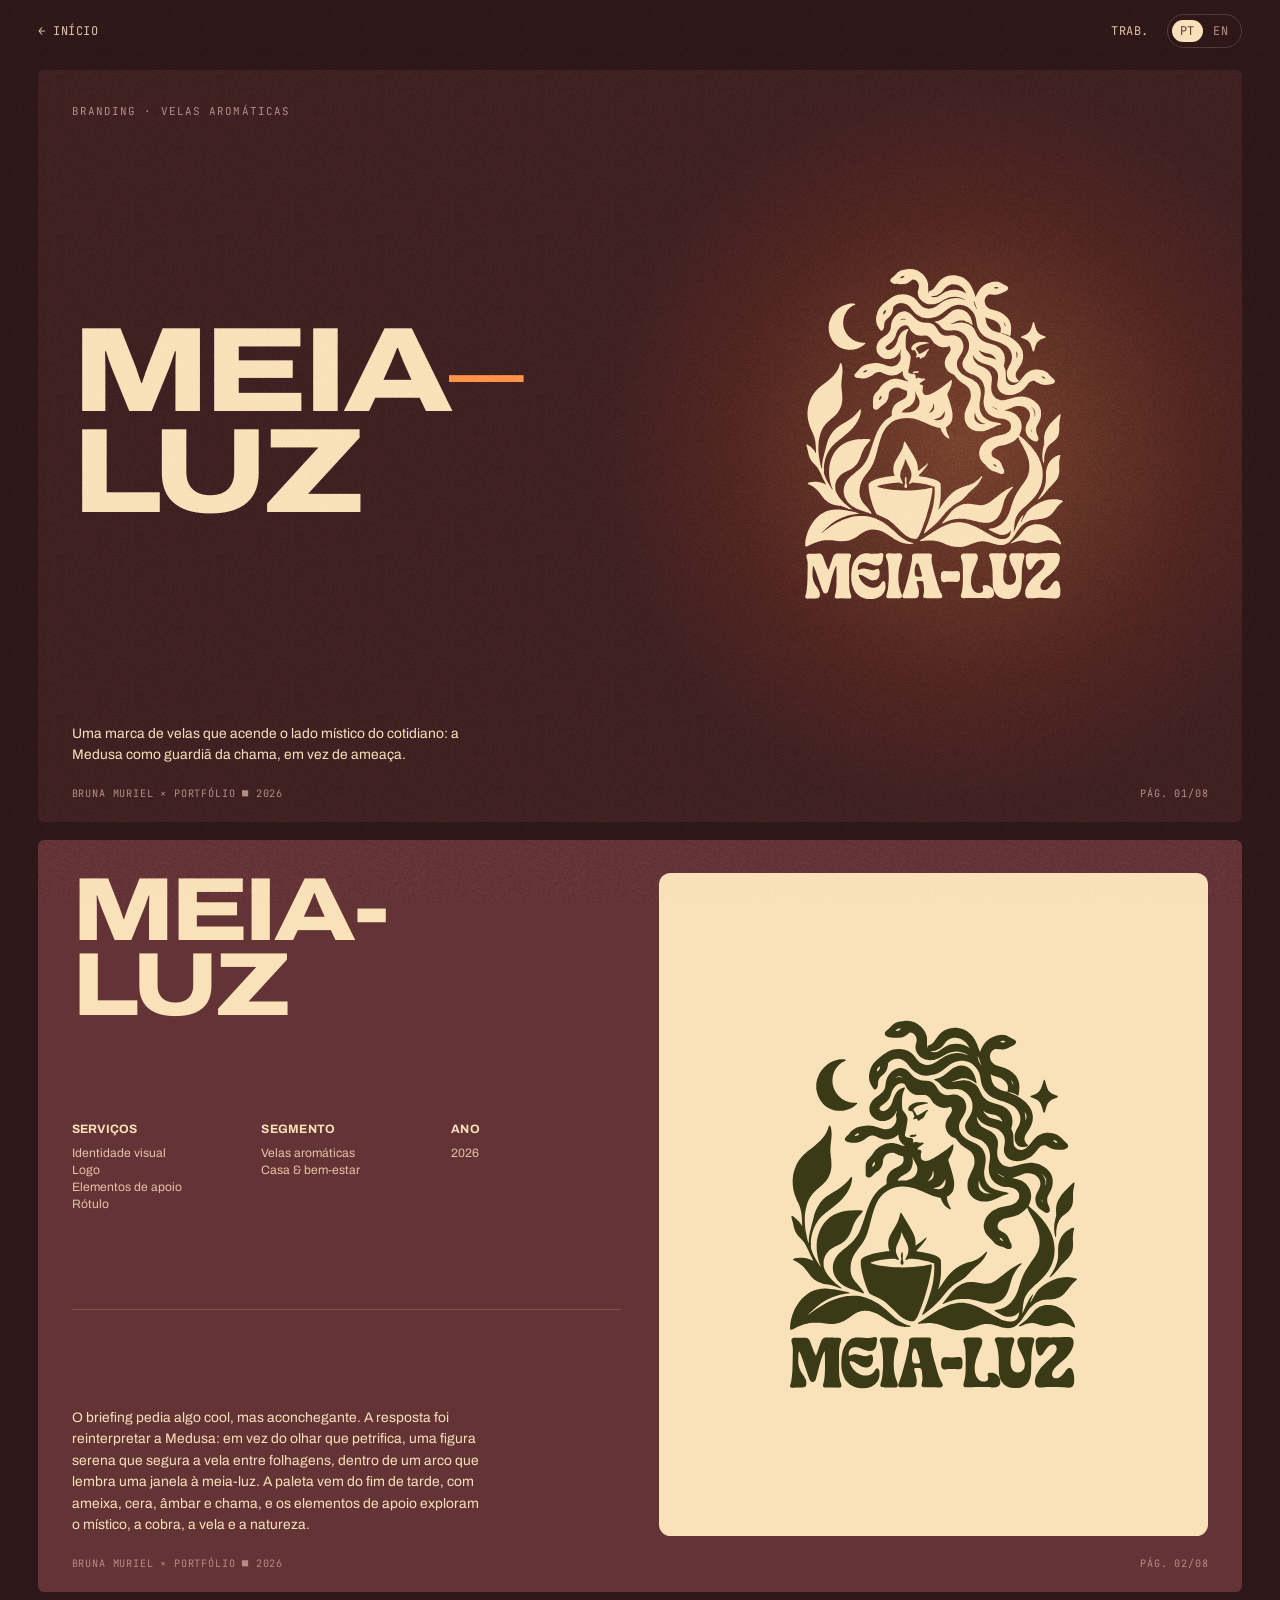
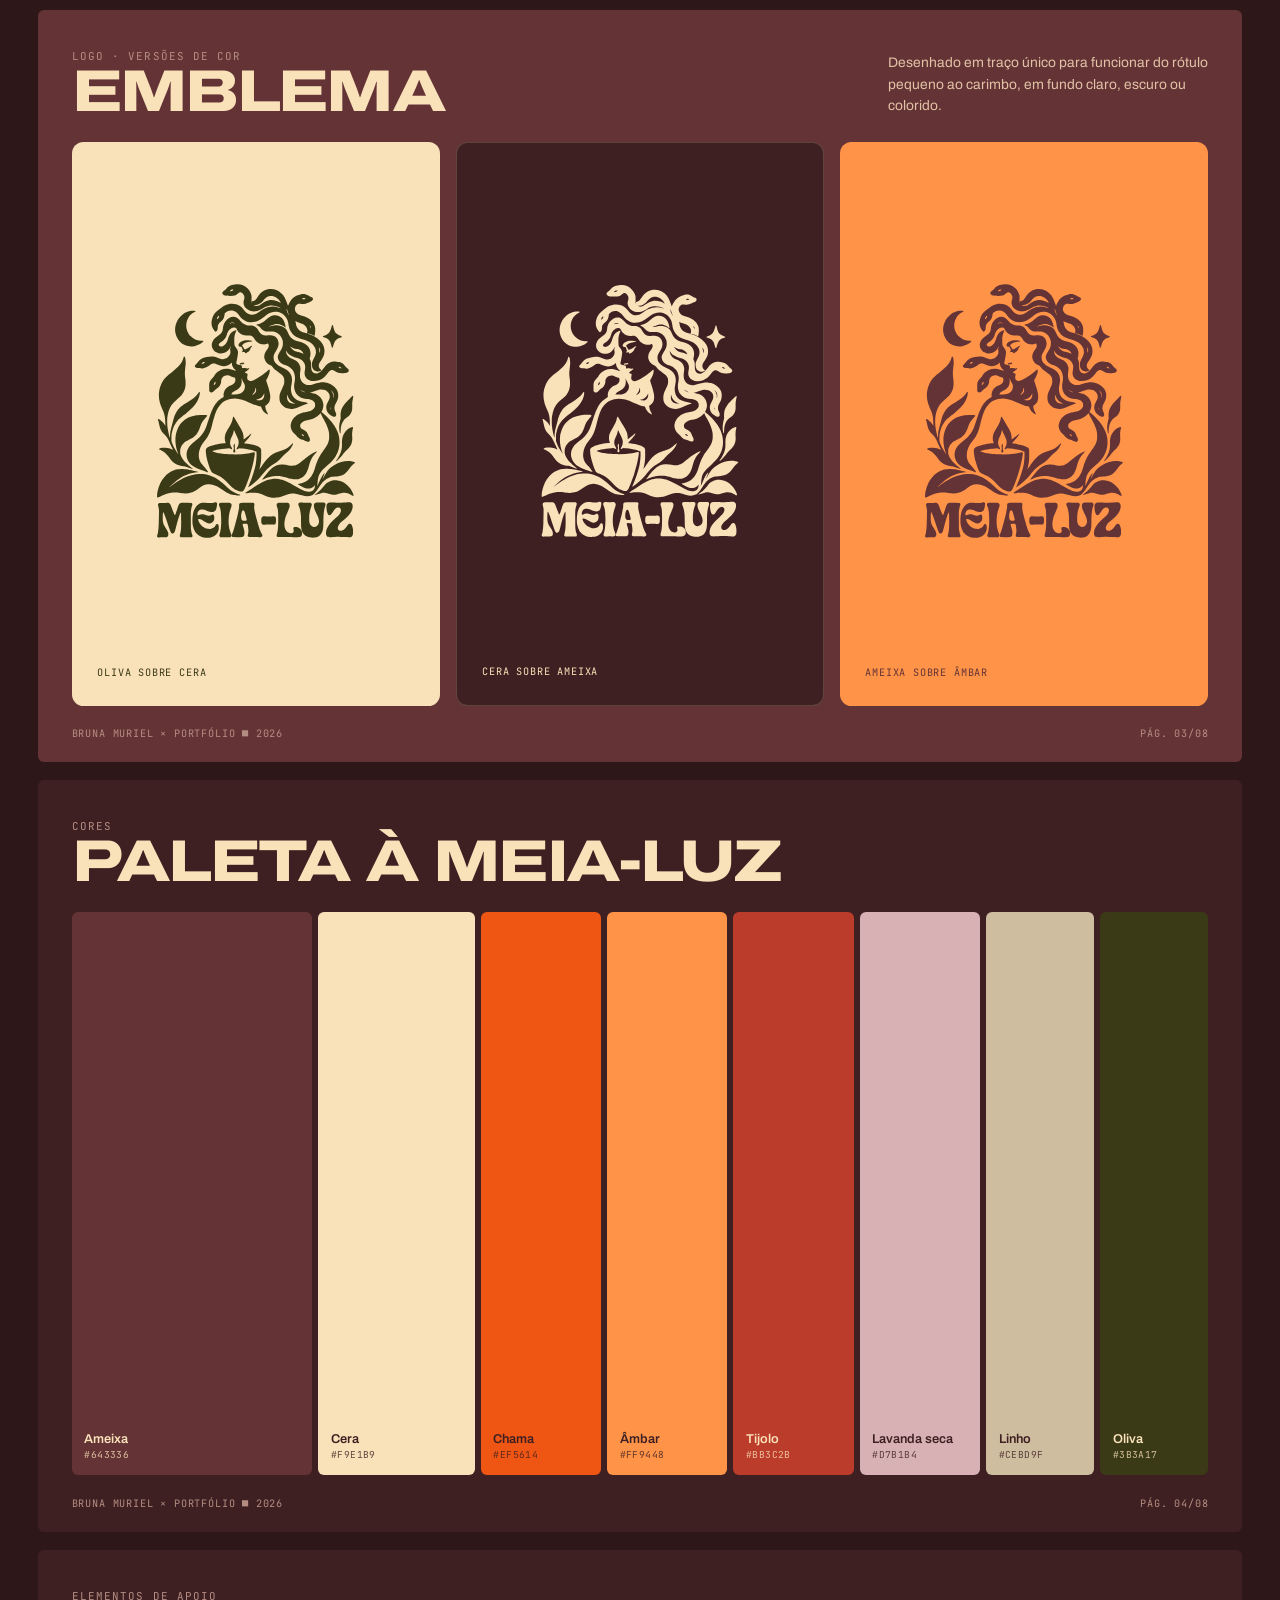
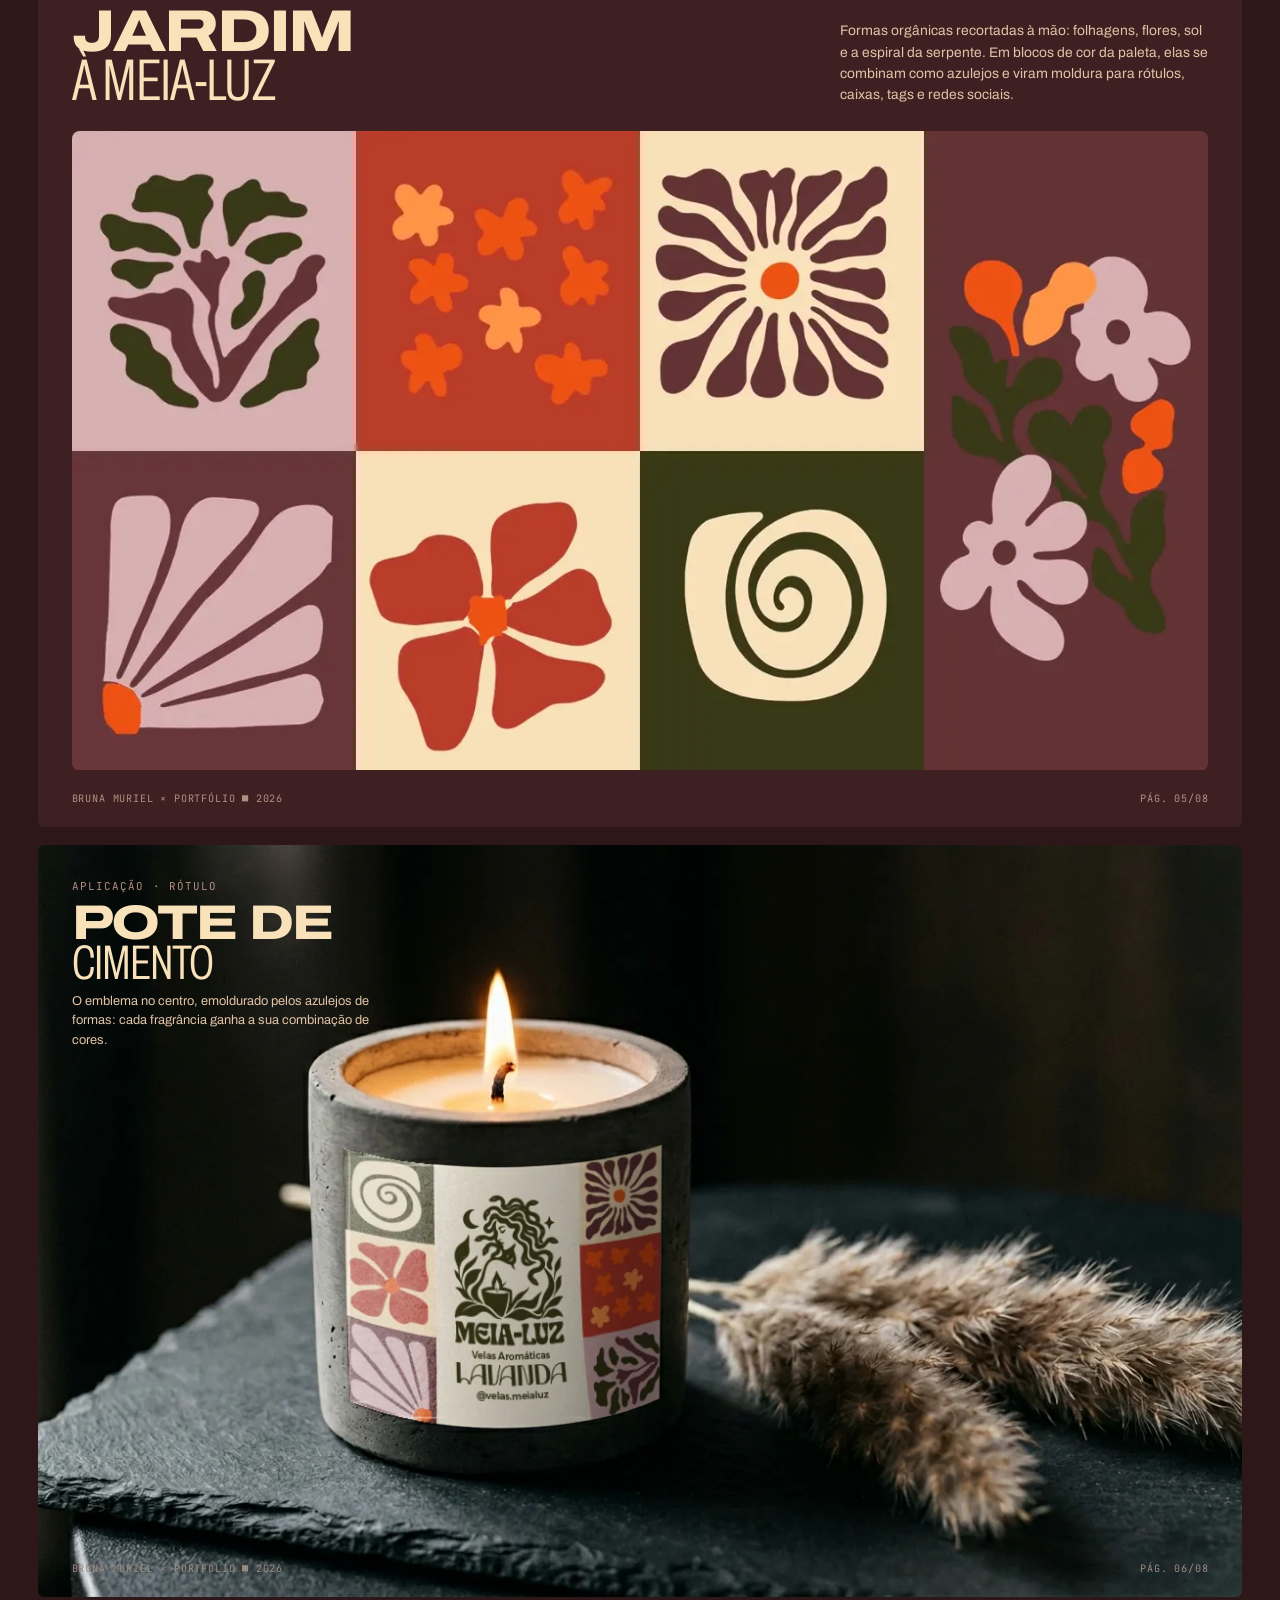
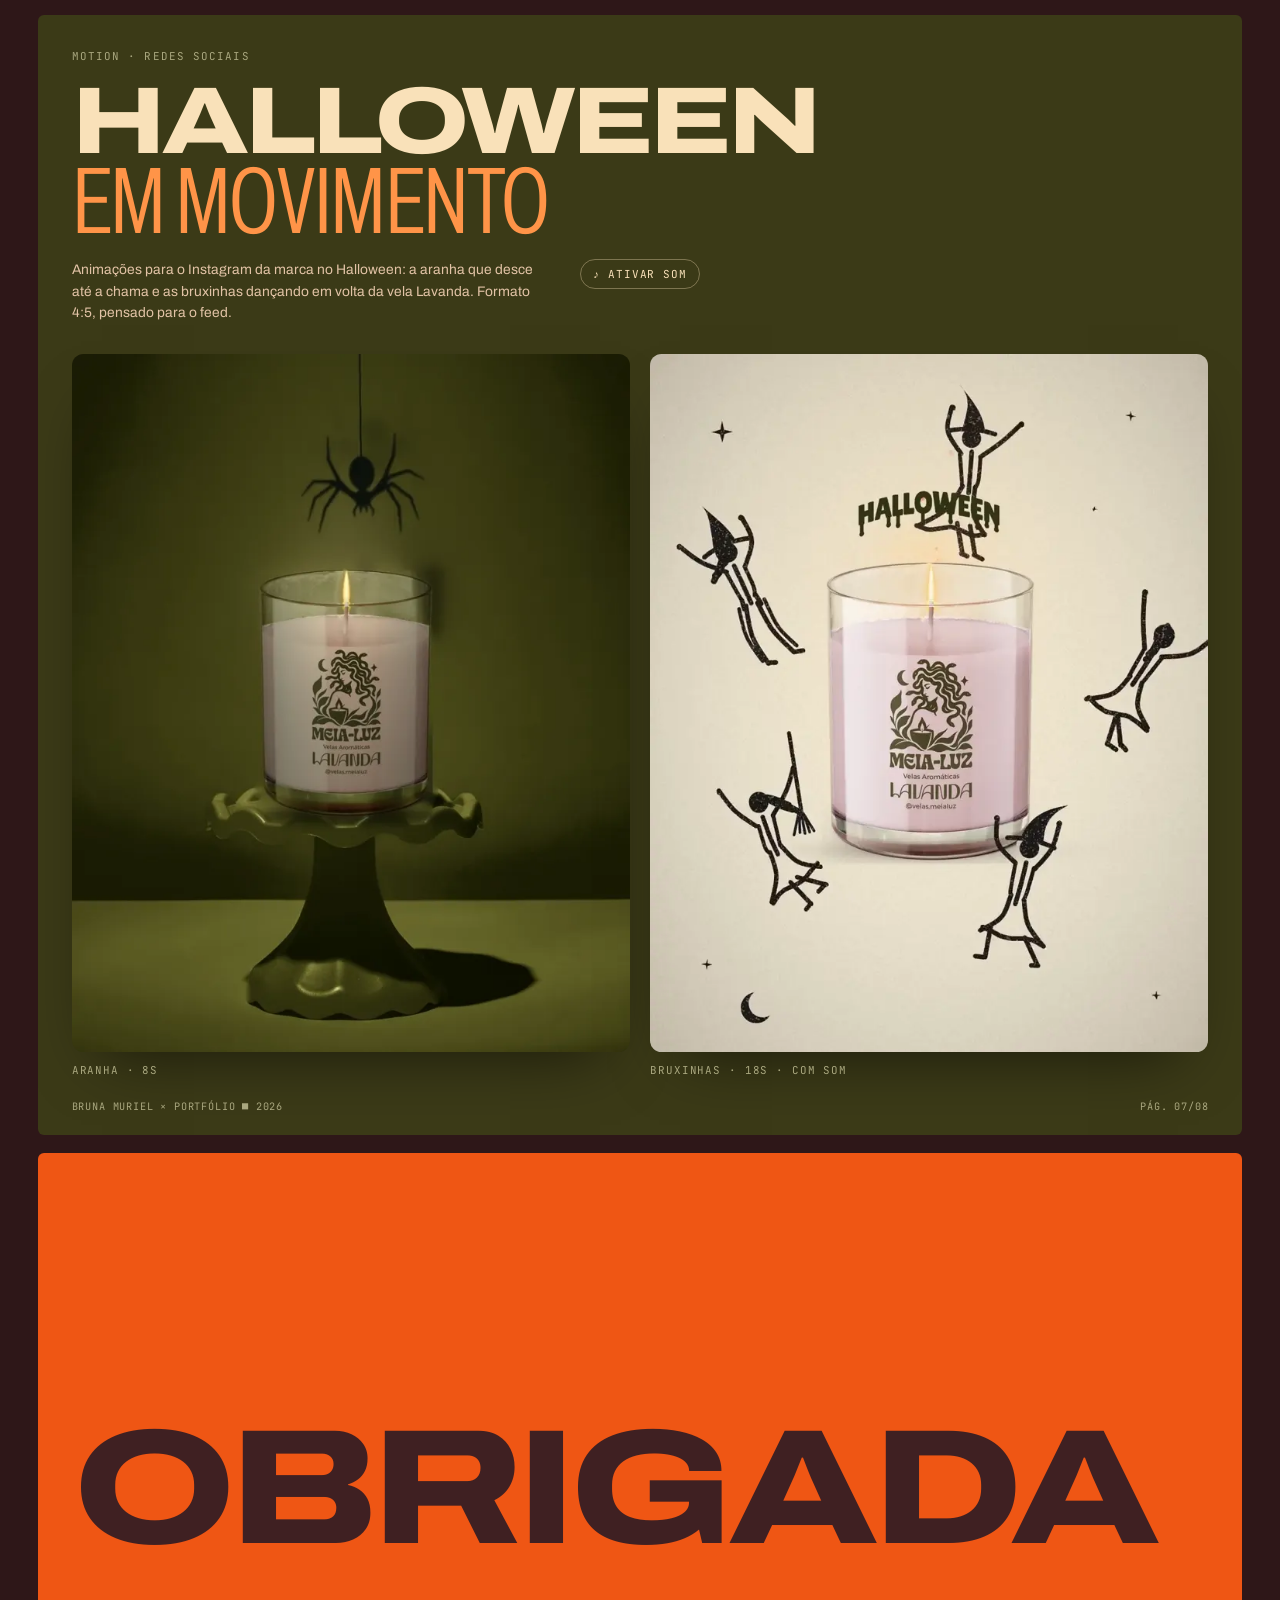
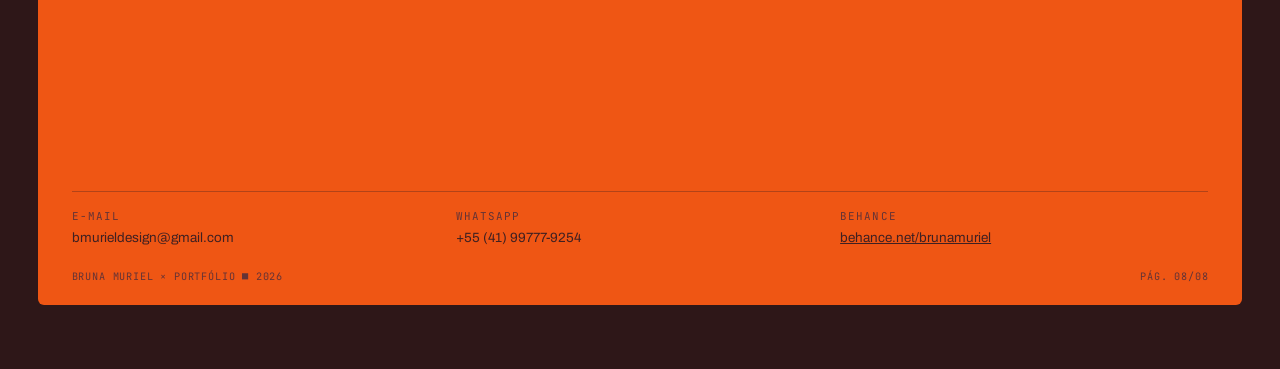
<file: meia-luz.html>
<!doctype html>
<html lang="pt-BR">
<head>
<meta charset="utf-8">
<meta name="viewport" content="width=device-width, initial-scale=1, viewport-fit=cover">
<title>Meia-Luz — Bruna Muriel</title>
<meta name="description" content="Branding da Meia-Luz, marca de velas aromáticas: logo com Medusa, paleta, elementos gráficos, rótulos e animações.">
<link rel="preconnect" href="https://fonts.googleapis.com">
<link rel="preconnect" href="https://fonts.gstatic.com" crossorigin>
<link rel="stylesheet" href="https://fonts.googleapis.com/css2?family=Archivo:ital,wdth,wght@0,62..125,300..900;1,62..125,300..900&family=JetBrains+Mono:wght@400;500&display=swap">
<style>
:root{
  color-scheme: dark;
  /* Meia-Luz palette */
  --ameixa:#643336;
  --ameixa-escura:#3f2022;
  --creme:#f9e1b9;
  --chama:#ef5614;
  --ambar:#ff9448;
  --tijolo:#bb3c2b;
  --lavanda:#d7b1b4;
  --linho:#cebd9f;
  --pessego:#ffcba8;
  --oliva:#3b3a17;

  --ground:#2e1718;
  --slide:var(--ameixa);
  --ink:var(--creme);
  --ink-soft:#e2c3a6;
  --ink-mute:#b48d82;
  --line:rgba(249,225,185,.18);
  --grain:.09;
  --display:"Archivo","Helvetica Neue",Arial,sans-serif;
  --mono:"JetBrains Mono",ui-monospace,Menlo,monospace;
  --gutter:clamp(16px,3vw,40px);
}
*{box-sizing:border-box}
html{scroll-behavior:smooth}
body{margin:0;background:var(--ground);color:var(--ink);font-family:var(--display);font-size:16px;line-height:1.5;-webkit-font-smoothing:antialiased;overflow-x:hidden}
a{color:inherit}
:focus-visible{outline:1px solid var(--ink);outline-offset:4px}
img{max-width:100%;height:auto;display:block}

.bar{position:sticky;top:env(safe-area-inset-top,0px);z-index:40;display:flex;justify-content:space-between;align-items:center;gap:16px;
  padding:14px var(--gutter);font-family:var(--mono);font-size:12px;letter-spacing:.04em;text-transform:uppercase;
  background:linear-gradient(var(--ground) 55%,transparent)}
.bar a{text-decoration:none;color:var(--ink-soft)} .bar a:hover{color:var(--ink)}
.bar nav{display:flex;gap:18px;align-items:center}
.lang{font:inherit;text-transform:uppercase;letter-spacing:.06em;background:none;border:1px solid var(--line);color:var(--ink);border-radius:999px;padding:5px 4px;cursor:pointer;display:flex;gap:2px}
.lang span{padding:2px 8px;border-radius:999px;color:var(--ink-mute);transition:all .25s}
.lang span.on{background:var(--ink);color:var(--ameixa)}

.deck{display:flex;flex-direction:column;gap:clamp(10px,1.4vw,18px);padding:8px var(--gutter) 64px;max-width:1480px;margin-inline:auto}

.slide{position:relative;background:var(--slide);border-radius:6px;overflow:hidden;aspect-ratio:16/10;max-width:100%;display:grid;
  padding:clamp(18px,2.6vw,40px);padding-bottom:clamp(40px,4.4vw,64px)}
.foot{position:absolute;left:clamp(18px,2.6vw,40px);right:clamp(18px,2.6vw,40px);bottom:clamp(14px,1.6vw,22px);z-index:2;
  display:flex;justify-content:space-between;gap:12px;font-family:var(--mono);font-size:clamp(9px,.8vw,11px);letter-spacing:.08em;text-transform:uppercase;color:var(--ink-mute)}
.label{font-family:var(--mono);font-size:clamp(10px,.85vw,12px);letter-spacing:.1em;text-transform:uppercase;color:var(--ink-mute)}
.mega{margin:0;font-weight:800;font-variation-settings:"wdth" 125;text-transform:uppercase;letter-spacing:-.045em;line-height:.84}
.soft{font-weight:300;font-variation-settings:"wdth" 62;letter-spacing:-.02em}
.copy{margin:0;font-size:clamp(12px,1.08vw,16px);line-height:1.55;max-width:52ch}
.rule{border:0;border-top:1px solid var(--line);margin:0}

/* 01 cover */
.s-cover{background:var(--ameixa-escura);grid-template-columns:minmax(0,1fr) minmax(0,1fr);align-items:center;gap:clamp(18px,3vw,48px)}
.s-cover .left{display:flex;flex-direction:column;justify-content:space-between;height:100%;gap:24px}
.s-cover .mega{font-size:clamp(52px,9.4vw,150px)}
.s-cover .mega .soft{color:var(--ambar)}
.s-cover .logo{justify-self:center;width:min(100%,46vh,520px);aspect-ratio:1}
.s-cover .halo{position:absolute;right:-8%;top:50%;width:62%;aspect-ratio:1;transform:translateY(-50%);border-radius:50%;
  background:radial-gradient(circle,rgba(255,148,72,.30),rgba(239,86,20,.10) 45%,transparent 70%);pointer-events:none}
.s-cover .logo,.s-cover .left{position:relative;z-index:1}

/* 02 intro */
.s-intro{grid-template-columns:minmax(0,1fr) minmax(0,1fr);gap:clamp(18px,3vw,48px)}
.s-intro .left{display:flex;flex-direction:column;justify-content:space-between;gap:18px;min-width:0}
.s-intro .mega{font-size:clamp(44px,7vw,112px)}
.specs{display:grid;grid-template-columns:repeat(3,minmax(0,1fr));gap:12px 20px}
.specs b{display:block;font-weight:700;font-size:clamp(11px,.95vw,14px);text-transform:uppercase;letter-spacing:.02em;margin-bottom:6px}
.specs span{display:block;font-size:clamp(11px,.95vw,14px);color:var(--ink-soft);line-height:1.4}
.card-logo{background:var(--creme);border-radius:clamp(6px,.9vw,14px);display:grid;place-items:center;padding:8%;min-height:0}
.card-logo img{width:100%;max-width:520px;height:100%;object-fit:contain}

/* 03 versions */
.s-vers{grid-template-rows:auto 1fr;gap:clamp(14px,2vw,28px)}
.s-vers .head{display:flex;justify-content:space-between;align-items:end;gap:20px;flex-wrap:wrap}
.s-vers .mega{font-size:clamp(30px,4.6vw,72px)}
.vers{display:grid;grid-template-columns:repeat(3,minmax(0,1fr));gap:clamp(8px,1.2vw,18px);min-height:0}
.vers figure{margin:0;border-radius:clamp(6px,.9vw,14px);display:grid;grid-template-rows:1fr auto;padding:clamp(14px,2vw,28px);gap:10px;min-height:0}
.vers figure img{width:100%;height:100%;object-fit:contain;min-height:0}
.vers figcaption{font-family:var(--mono);font-size:clamp(9px,.8vw,11px);letter-spacing:.08em;text-transform:uppercase}
.v1{background:var(--creme);color:var(--oliva)}
.v2{background:var(--ameixa-escura);color:var(--creme);border:1px solid var(--line)}
.v3{background:var(--ambar);color:var(--ameixa)}

/* 04 palette */
.s-pal{background:var(--ameixa-escura);grid-template-rows:auto 1fr;gap:clamp(14px,2vw,28px)}
.s-pal .mega{font-size:clamp(30px,4.6vw,72px)}
.sw{display:grid;grid-template-columns:2fr 1.3fr 1fr 1fr 1fr 1fr .9fr .9fr;gap:6px;min-height:0}
.sw div{border-radius:6px;display:flex;flex-direction:column;justify-content:flex-end;padding:clamp(8px,1vw,14px);gap:2px;min-height:110px}
.sw b{font-weight:600;font-size:clamp(11px,1vw,15px);line-height:1.15}
.sw span{font-family:var(--mono);font-size:clamp(9px,.75vw,11px);letter-spacing:.04em;opacity:.8;text-transform:uppercase}
.sw .ink-d{color:var(--ameixa-escura)} .sw .ink-l{color:var(--creme)}

/* 05 elements */
.s-el{background:var(--ameixa-escura);aspect-ratio:auto;grid-template-rows:auto auto;gap:clamp(14px,2vw,28px)}
.s-el .head{display:flex;justify-content:space-between;align-items:end;gap:20px;flex-wrap:wrap}
.s-el .mega{font-size:clamp(30px,4.6vw,72px)}
.s-el .head .copy{color:var(--ink-soft);max-width:46ch}
.formas{min-height:0;display:grid;place-items:center}
.formas video{width:100%;height:auto;aspect-ratio:16/9;display:block;object-fit:cover;border-radius:clamp(4px,.6vw,10px);background:var(--ameixa)}

/* 06 mockup */
.s-mock{padding:0;background:#111}
.s-mock img{width:100%;height:100%;object-fit:cover}
.s-mock .cap{position:absolute;left:clamp(18px,2.6vw,40px);top:clamp(18px,2.6vw,40px);display:flex;flex-direction:column;gap:8px;max-width:34ch}
.s-mock .cap .mega{font-size:clamp(26px,3.8vw,60px)}
.s-mock .cap p{margin:0;font-size:clamp(12px,1vw,15px);color:var(--ink-soft)}
.s-mock .foot{color:#9a8a80}

/* 08 motion */
.s-motion{background:var(--oliva);aspect-ratio:auto;grid-template-columns:minmax(0,1fr) minmax(0,1fr);grid-template-rows:auto auto;align-items:end;gap:clamp(16px,2.4vw,32px) clamp(12px,1.6vw,22px)}
.s-motion .txt{grid-column:1 / -1;display:flex;flex-direction:column;gap:clamp(12px,1.4vw,18px)}
.s-motion .mega{font-size:clamp(30px,min(7.4vw,calc((100vw - 72px) / 7.8)),120px)}
.s-motion .mega .soft{color:var(--ambar)}
.s-motion .side{display:flex;flex-wrap:wrap;gap:14px 28px;align-items:center}
.s-motion .side .copy{max-width:60ch}
.s-motion .copy{color:var(--ink-soft)}
.s-motion .label,.s-motion .foot{color:#a9a77f}
.clip{margin:0;display:flex;flex-direction:column;gap:10px;min-width:0;width:100%;max-width:calc(82vh * .8);justify-self:center}
.clip video{width:100%;height:auto;aspect-ratio:4/5;display:block;border-radius:clamp(6px,.9vw,14px);background:var(--ameixa-escura);object-fit:cover;box-shadow:0 30px 60px -30px rgba(0,0,0,.6)}
.clip figcaption{font-family:var(--mono);font-size:clamp(10px,.85vw,12px);letter-spacing:.08em;text-transform:uppercase;color:#a9a77f}
.sound{align-self:start;font-family:var(--mono);font-size:11px;letter-spacing:.08em;text-transform:uppercase;background:none;color:var(--creme);border:1px solid rgba(249,225,185,.35);border-radius:999px;padding:7px 12px;cursor:pointer}
.sound:hover{border-color:var(--creme)}
.sound[aria-pressed="true"]{background:var(--creme);color:var(--oliva)}

/* 07 end */
.s-end{background:var(--chama);color:var(--ameixa-escura);align-content:space-between;grid-template-rows:1fr auto}
.s-end .mega{font-size:clamp(34px,calc((100vw - 72px) / 7.4),180px);align-self:center}
.s-end .contacts{display:grid;grid-template-columns:repeat(3,minmax(0,1fr));gap:16px;border-top:1px solid rgba(63,32,34,.35);padding-top:16px;font-size:clamp(12px,1.05vw,16px)}
.s-end .contacts .label,.s-end .foot{color:var(--ameixa)}
.s-end .contacts .label{display:block;margin-bottom:4px}

.rise{animation:rise .9s cubic-bezier(.2,.7,.1,1) both}
@keyframes rise{from{transform:translateY(14px);opacity:.001}to{transform:none;opacity:1}}

@media (max-width:860px){
  .s-motion{grid-template-columns:1fr}

  .slide{aspect-ratio:auto;padding-bottom:56px}
  .s-cover,.s-intro,.s-el{grid-template-columns:1fr}
  .s-cover .logo{width:min(80%,360px)}
  .card-logo{aspect-ratio:1}
  .vers{grid-template-columns:1fr}
  .vers figure{aspect-ratio:4/3}
  .sw{grid-template-columns:1fr 1fr}
  .s-mock{aspect-ratio:auto}
  .s-mock img{aspect-ratio:1408/768;height:auto}
  .s-mock .cap{position:static;padding:20px 18px 0}
  .s-end{min-height:min(110vw,520px)}
  .s-end .contacts{grid-template-columns:1fr}
  .specs{grid-template-columns:1fr 1fr}
}
@media (prefers-reduced-motion:reduce){.rise{animation:none}html{scroll-behavior:auto}}
</style>
</head>
<body>

<header class="bar">
  <a href="index.html" data-i18n="nav.back">← Início</a>
  <nav>
    <a href="index.html#trabalhos" data-i18n="nav.work">Trab.</a>
    <button class="lang" id="lang" type="button" aria-label="Mudar idioma / Change language"><span data-l="pt" class="on">PT</span><span data-l="en">EN</span></button>
  </nav>
</header>

<main class="deck">

  <!-- 01 -->
  <section class="slide s-cover" aria-label="Meia-Luz">
    <div class="halo" aria-hidden="true"></div>
    <div class="left">
      <span class="label" data-i18n="cv.label">Branding · velas aromáticas</span>
      <h1 class="mega rise">Meia<span class="soft">—</span><br>Luz</h1>
      <p class="copy" data-i18n="cv.copy">Uma marca de velas que acende o lado místico do cotidiano: a Medusa como guardiã da chama, em vez de ameaça.</p>
    </div>
    <img class="logo" src="ml-logo-creme.svg" alt="Logo Meia-Luz: emblema em arco com Medusa, vela e folhagens">
    <div class="foot"><span>Bruna Muriel × <span data-i18n="foot.pf">Portfólio</span> ■ 2026</span><span><span data-i18n="foot.pg">Pág.</span> 01/08</span></div>
  </section>

  <!-- 02 -->
  <section class="slide s-intro" aria-label="Sobre o projeto">
    <div class="left">
      <h2 class="mega">Meia-<br>Luz</h2>
      <div class="specs">
        <div><b data-i18n="sp.svc">Serviços</b><span data-i18n-html="sp.svc.v">Identidade visual<br>Logo<br>Elementos de apoio<br>Rótulo</span></div>
        <div><b data-i18n="sp.seg">Segmento</b><span data-i18n-html="sp.seg.v">Velas aromáticas<br>Casa &amp; bem-estar</span></div>
        <div><b data-i18n="sp.year">Ano</b><span>2026</span></div>
      </div>
      <hr class="rule">
      <p class="copy" data-i18n="in.copy">O briefing pedia algo cool, mas aconchegante. A resposta foi reinterpretar a Medusa: em vez do olhar que petrifica, uma figura serena que segura a vela entre folhagens, dentro de um arco que lembra uma janela à meia-luz. A paleta vem do fim de tarde, com ameixa, cera, âmbar e chama, e os elementos de apoio exploram o místico, a cobra, a vela e a natureza.</p>
    </div>
    <div class="card-logo"><img src="ml-logo-oliva.svg" alt="Logo Meia-Luz em oliva sobre creme"></div>
    <div class="foot"><span>Bruna Muriel × <span data-i18n="foot.pf">Portfólio</span> ■ 2026</span><span><span data-i18n="foot.pg">Pág.</span> 02/08</span></div>
  </section>

  <!-- 03 -->
  <section class="slide s-vers" aria-label="Versões do logo">
    <div class="head">
      <div><span class="label" data-i18n="vs.label">Logo · versões de cor</span><h3 class="mega" data-i18n="vs.title">Emblema</h3></div>
      <p class="copy" style="color:var(--ink-soft);max-width:40ch" data-i18n="vs.copy">Desenhado em traço único para funcionar do rótulo pequeno ao carimbo, em fundo claro, escuro ou colorido.</p>
    </div>
    <div class="vers">
      <figure class="v1"><img src="ml-logo-oliva.svg" alt="Logo oliva sobre creme"><figcaption data-i18n="vs.1">Oliva sobre cera</figcaption></figure>
      <figure class="v2"><img src="ml-logo-creme.svg" alt="Logo creme sobre ameixa"><figcaption data-i18n="vs.2">Cera sobre ameixa</figcaption></figure>
      <figure class="v3"><img src="ml-logo-ameixa.svg" alt="Logo ameixa sobre âmbar"><figcaption data-i18n="vs.3">Ameixa sobre âmbar</figcaption></figure>
    </div>
    <div class="foot"><span>Bruna Muriel × <span data-i18n="foot.pf">Portfólio</span> ■ 2026</span><span><span data-i18n="foot.pg">Pág.</span> 03/08</span></div>
  </section>

  <!-- 04 -->
  <section class="slide s-pal" aria-label="Paleta">
    <div><span class="label" data-i18n="pl.label">Cores</span><h3 class="mega" data-i18n="pl.title">Paleta à meia-luz</h3></div>
    <div class="sw">
      <div class="ink-l" style="background:var(--ameixa)"><b data-i18n="c.ameixa">Ameixa</b><span>#643336</span></div>
      <div class="ink-d" style="background:var(--creme)"><b data-i18n="c.cera">Cera</b><span>#F9E1B9</span></div>
      <div class="ink-d" style="background:var(--chama)"><b data-i18n="c.chama">Chama</b><span>#EF5614</span></div>
      <div class="ink-d" style="background:var(--ambar)"><b data-i18n="c.ambar">Âmbar</b><span>#FF9448</span></div>
      <div class="ink-l" style="background:var(--tijolo)"><b data-i18n="c.tijolo">Tijolo</b><span>#BB3C2B</span></div>
      <div class="ink-d" style="background:var(--lavanda)"><b data-i18n="c.lavanda">Lavanda seca</b><span>#D7B1B4</span></div>
      <div class="ink-d" style="background:var(--linho)"><b data-i18n="c.linho">Linho</b><span>#CEBD9F</span></div>
      <div class="ink-l" style="background:var(--oliva)"><b data-i18n="c.oliva">Oliva</b><span>#3B3A17</span></div>
    </div>
    <div class="foot"><span>Bruna Muriel × <span data-i18n="foot.pf">Portfólio</span> ■ 2026</span><span><span data-i18n="foot.pg">Pág.</span> 04/08</span></div>
  </section>

  <!-- 05 -->
  <section class="slide s-el" aria-label="Elementos gráficos">
    <div class="head">
      <div><span class="label" data-i18n="el.label">Elementos de apoio</span><h3 class="mega" data-i18n-html="el.title">Jardim<br><span class='soft'>à meia-luz</span></h3></div>
      <p class="copy" data-i18n="el.copy">Formas orgânicas recortadas à mão: folhagens, flores, sol e a espiral da serpente. Em blocos de cor da paleta, elas se combinam como azulejos e viram moldura para rótulos, caixas, tags e redes sociais.</p>
    </div>
    <div class="formas"><video src="ml-anim-formas.mp4" poster="ml-anim-formas.webp" autoplay muted loop playsinline preload="metadata" aria-label="Animação dos elementos gráficos Meia-Luz: folhagens, flores, sol e espiral em blocos de cor"></video></div>
    <div class="foot"><span>Bruna Muriel × <span data-i18n="foot.pf">Portfólio</span> ■ 2026</span><span><span data-i18n="foot.pg">Pág.</span> 05/08</span></div>
  </section>

  <!-- 06 -->
  <section class="slide s-mock" aria-label="Rótulo">
    <img src="ml-mockup-vela.webp" alt="Vela Meia-Luz Lavanda em pote de cimento com rótulo de azulejos" width="1408" height="768">
    <div class="cap">
      <span class="label" data-i18n="mk.label">Aplicação · rótulo</span>
      <h3 class="mega" data-i18n-html="mk.title">Pote de<br><span class='soft'>cimento</span></h3>
      <p data-i18n="mk.copy">O emblema no centro, emoldurado pelos azulejos de formas: cada fragrância ganha a sua combinação de cores.</p>
    </div>
    <div class="foot"><span>Bruna Muriel × <span data-i18n="foot.pf">Portfólio</span> ■ 2026</span><span><span data-i18n="foot.pg">Pág.</span> 06/08</span></div>
  </section>

  <!-- 08 motion -->
  <section class="slide s-motion" aria-label="Animações">
    <div class="txt">
      <span class="label" data-i18n="mo.label">Motion · redes sociais</span>
      <h3 class="mega" data-i18n-html="mo.title">Halloween<br><span class='soft'>em movimento</span></h3>
      <div class="side">
        <p class="copy" data-i18n="mo.copy">Animações para o Instagram da marca no Halloween: a aranha que desce até a chama e as bruxinhas dançando em volta da vela Lavanda. Formato 4:5, pensado para o feed.</p>
        <button class="sound" id="sound" type="button" aria-pressed="false"><span class="ic" aria-hidden="true">♪</span> <span data-i18n="mo.sound">Ativar som</span></button>
      </div>
    </div>
    <figure class="clip"><video src="ml-anim-aranha.mp4" poster="ml-anim-aranha.webp" autoplay muted loop playsinline preload="metadata" aria-label="Animação: aranha descendo sobre a vela Meia-Luz"></video><figcaption data-i18n="mo.c1">Aranha · 8s</figcaption></figure>
    <figure class="clip"><video id="v-halloween" src="ml-anim-halloween.mp4" poster="ml-anim-halloween.webp" autoplay muted loop playsinline preload="metadata" aria-label="Animação: bruxinhas dançando em volta da vela Meia-Luz Lavanda"></video><figcaption data-i18n="mo.c2">Bruxinhas · 18s · com som</figcaption></figure>
    <div class="foot"><span>Bruna Muriel × <span data-i18n="foot.pf">Portfólio</span> ■ 2026</span><span><span data-i18n="foot.pg">Pág.</span> 07/08</span></div>
  </section>

  <!-- 08 -->
  <section class="slide s-end" aria-label="Contato">
    <h2 class="mega" data-i18n="end.title">Obrigada</h2>
    <div class="contacts">
      <div><span class="label">E-mail</span>bmurieldesign@gmail.com</div>
      <div><span class="label">WhatsApp</span>+55 (41) 99777-9254</div>
      <div><span class="label">Behance</span><a href="https://www.behance.net/brunamuriel" target="_blank" rel="noopener">behance.net/brunamuriel</a></div>
    </div>
    <div class="foot"><span>Bruna Muriel × <span data-i18n="foot.pf">Portfólio</span> ■ 2026</span><span><span data-i18n="foot.pg">Pág.</span> 08/08</span></div>
  </section>

</main>

<script>
(function(){
  var EN = {
    "nav.back":"← Home","nav.work":"Work.","foot.pf":"Portfolio","foot.pg":"Page",
    "cv.label":"Branding · scented candles",
    "cv.copy":"A candle brand that lights up the mystical side of everyday life: Medusa as the keeper of the flame, not a threat.",
    "sp.svc":"Services","sp.svc.v":"Visual identity<br>Logo<br>Supporting graphics<br>Label",
    "sp.seg":"Industry","sp.seg.v":"Scented candles<br>Home &amp; wellbeing","sp.year":"Year",
    "in.copy":"The brief asked for something cool but cozy. The answer was to reimagine Medusa: instead of a petrifying gaze, a serene figure holding a candle among leaves, framed by an arch that recalls a window in half-light. The palette comes from late afternoon — plum, wax, amber and flame — and the supporting graphics explore the mystical, the serpent, the candle and nature.",
    "vs.label":"Logo · colour versions","vs.title":"Emblem",
    "vs.copy":"Drawn in a single line weight so it works from a small label to a stamp, on light, dark or coloured grounds.",
    "vs.1":"Olive on wax","vs.2":"Wax on plum","vs.3":"Plum on amber",
    "pl.label":"Colour","pl.title":"Half-light palette",
    "c.ameixa":"Plum","c.cera":"Wax","c.chama":"Flame","c.ambar":"Amber","c.tijolo":"Brick","c.lavanda":"Dried lavender","c.linho":"Linen","c.oliva":"Olive",
    "el.label":"Supporting graphics","el.title":"Garden<br><span class='soft'>in half-light</span>",
    "el.copy":"Hand-cut organic shapes: foliage, flowers, a sun and the serpent's spiral. Set in colour blocks from the palette, they combine like tiles and frame labels, boxes, tags and social media.",
    "mk.label":"Application · label","mk.title":"Concrete<br><span class='soft'>jar</span>",
    "mk.copy":"The emblem at the centre, framed by the shape tiles: each fragrance gets its own colour combination.",
    "mo.label":"Motion · social media","mo.title":"Halloween<br><span class='soft'>in motion</span>",
    "mo.copy":"Halloween animations for the brand's Instagram: a spider dropping down toward the flame and little witches dancing around the Lavender candle. 4:5 format, made for the feed.",
    "mo.sound":"Turn sound on","mo.soundOff":"Turn sound off","mo.c1":"Spider · 8s","mo.c2":"Witches · 18s · with sound",
    "end.title":"Thank you"
  };
  var PT = {};
  document.querySelectorAll("[data-i18n]").forEach(function(el){ PT[el.dataset.i18n] = el.textContent; });
  document.querySelectorAll("[data-i18n-html]").forEach(function(el){ PT[el.dataset.i18nHtml] = el.innerHTML; });
  var lang = "pt";
  try { var s = localStorage.getItem("bm-lang"); if (s === "en" || s === "pt") lang = s; } catch(e){}
  function apply(){
    document.documentElement.lang = lang === "en" ? "en" : "pt-BR";
    document.querySelectorAll("[data-i18n]").forEach(function(el){ var k=el.dataset.i18n; el.textContent = (lang==="en"&&EN[k])||PT[k]; });
    document.querySelectorAll("[data-i18n-html]").forEach(function(el){ var k=el.dataset.i18nHtml; el.innerHTML = (lang==="en"&&EN[k])||PT[k]; });
    document.querySelectorAll("#lang span").forEach(function(s){ s.classList.toggle("on", s.dataset.l === lang); });
  }
  document.getElementById("lang").addEventListener("click", function(){
    lang = lang === "pt" ? "en" : "pt";
    try { localStorage.setItem("bm-lang", lang); } catch(e){}
    apply();
  });
  apply();


  var sb=document.getElementById("sound"), vh=document.getElementById("v-halloween");
  if(sb&&vh){ sb.addEventListener("click",function(){ var on=vh.muted; vh.muted=!on; if(on){ try{vh.currentTime=0;}catch(e){} var p=vh.play(); if(p&&p.catch)p.catch(function(){}); }
    sb.setAttribute("aria-pressed",on?"true":"false");
    var lbl=sb.querySelector("[data-i18n]"); var en=document.documentElement.lang==="en";
    lbl.textContent = on ? (en?"Turn sound off":"Desativar som") : (en?"Turn sound on":"Ativar som"); }); }
  if(window.matchMedia&&matchMedia("(prefers-reduced-motion: reduce)").matches){ document.querySelectorAll(".clip video").forEach(function(v){ v.removeAttribute("autoplay"); v.pause(); v.controls=true; }); }
  var S=160,c=document.createElement("canvas");c.width=S;c.height=S;
  var ctx=c.getContext("2d"),img=ctx.createImageData(S,S),frames=[];
  for(var f=0;f<4;f++){var d=img.data;for(var i=0;i<d.length;i+=4){var v=Math.random()*255|0;d[i]=d[i+1]=d[i+2]=v;d[i+3]=255;}ctx.putImageData(img,0,0);frames.push(c.toDataURL());}
  var layer=document.createElement("div");layer.setAttribute("aria-hidden","true");
  layer.style.cssText="position:fixed;inset:0;pointer-events:none;z-index:50;opacity:var(--grain);mix-blend-mode:overlay;background-size:"+S+"px "+S+"px;background-image:url("+frames[0]+")";
  document.body.appendChild(layer);
  if(!(window.matchMedia&&matchMedia("(prefers-reduced-motion: reduce)").matches)){
    var k=0;setInterval(function(){k=(k+1)%frames.length;layer.style.backgroundImage="url("+frames[k]+")";layer.style.backgroundPosition=(Math.random()*S|0)+"px "+(Math.random()*S|0)+"px";},110);
  }
})();
</script>
</body>
</html>
</file>
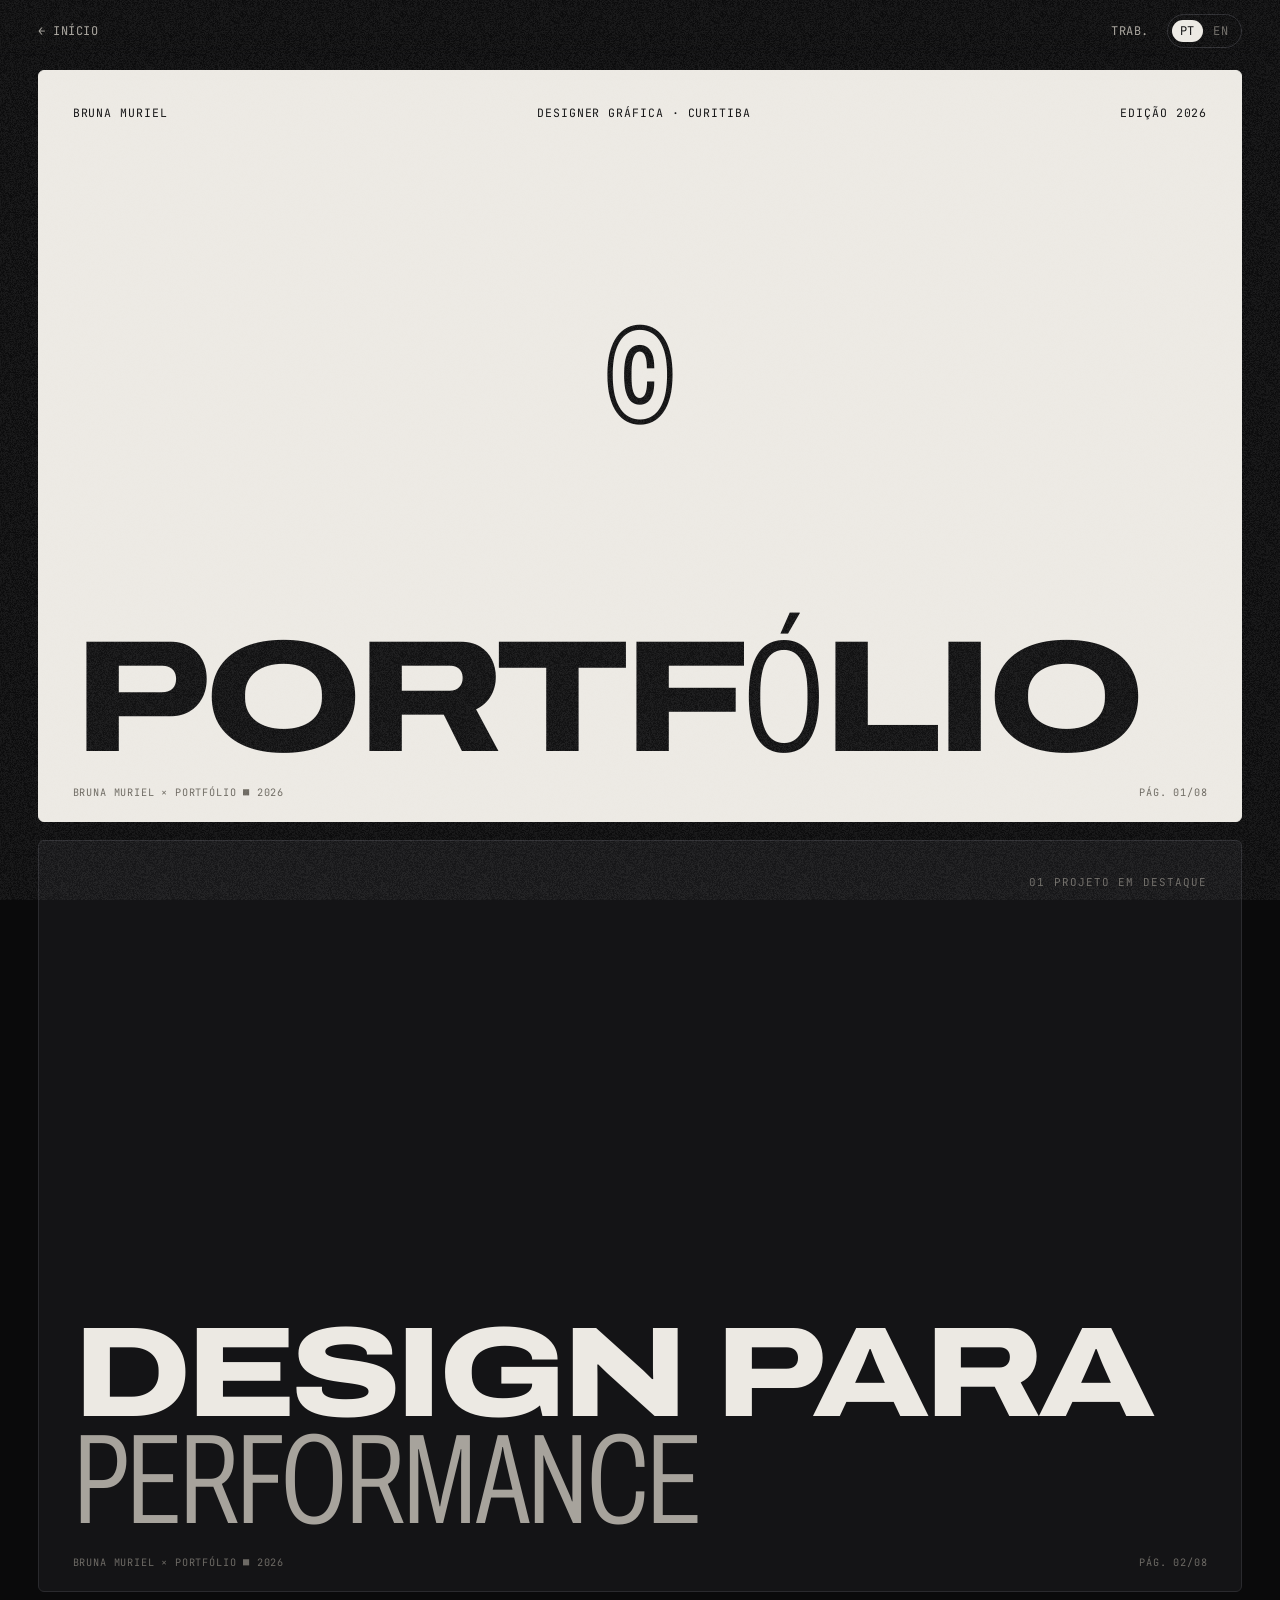
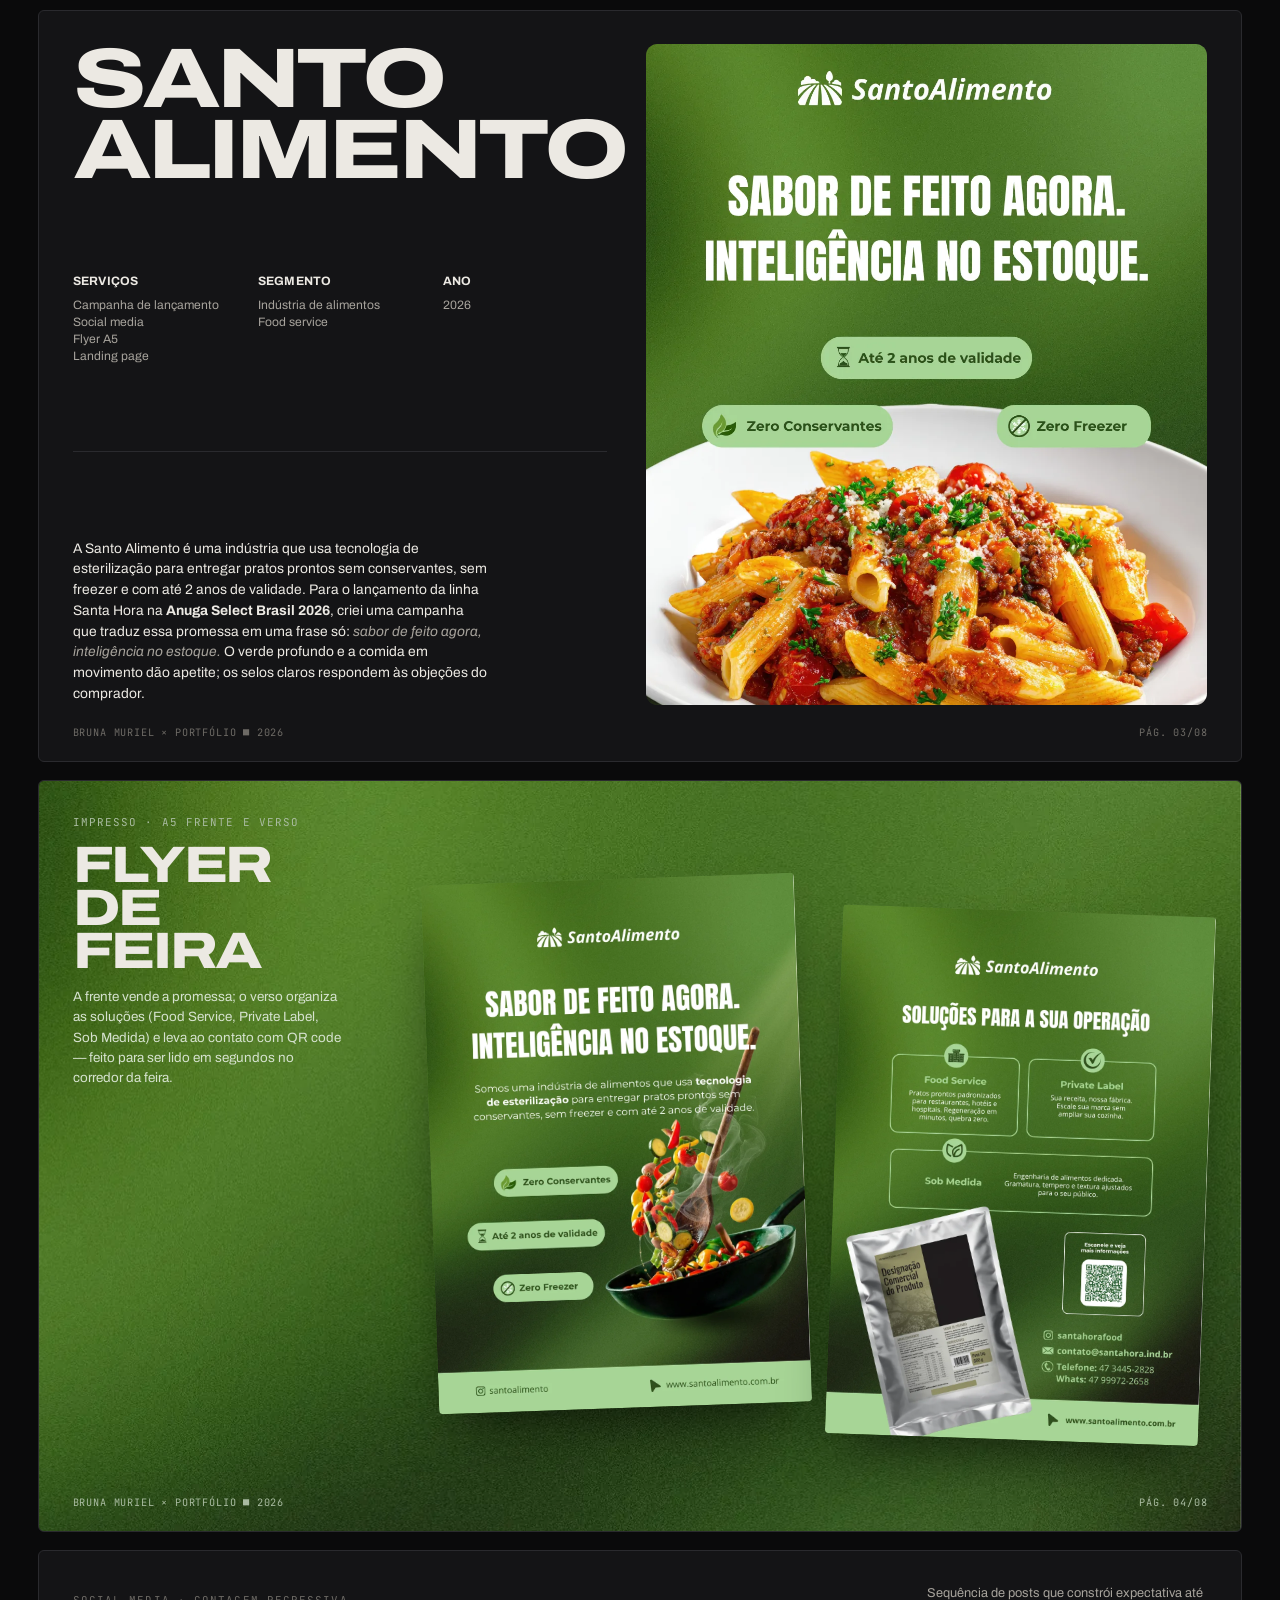
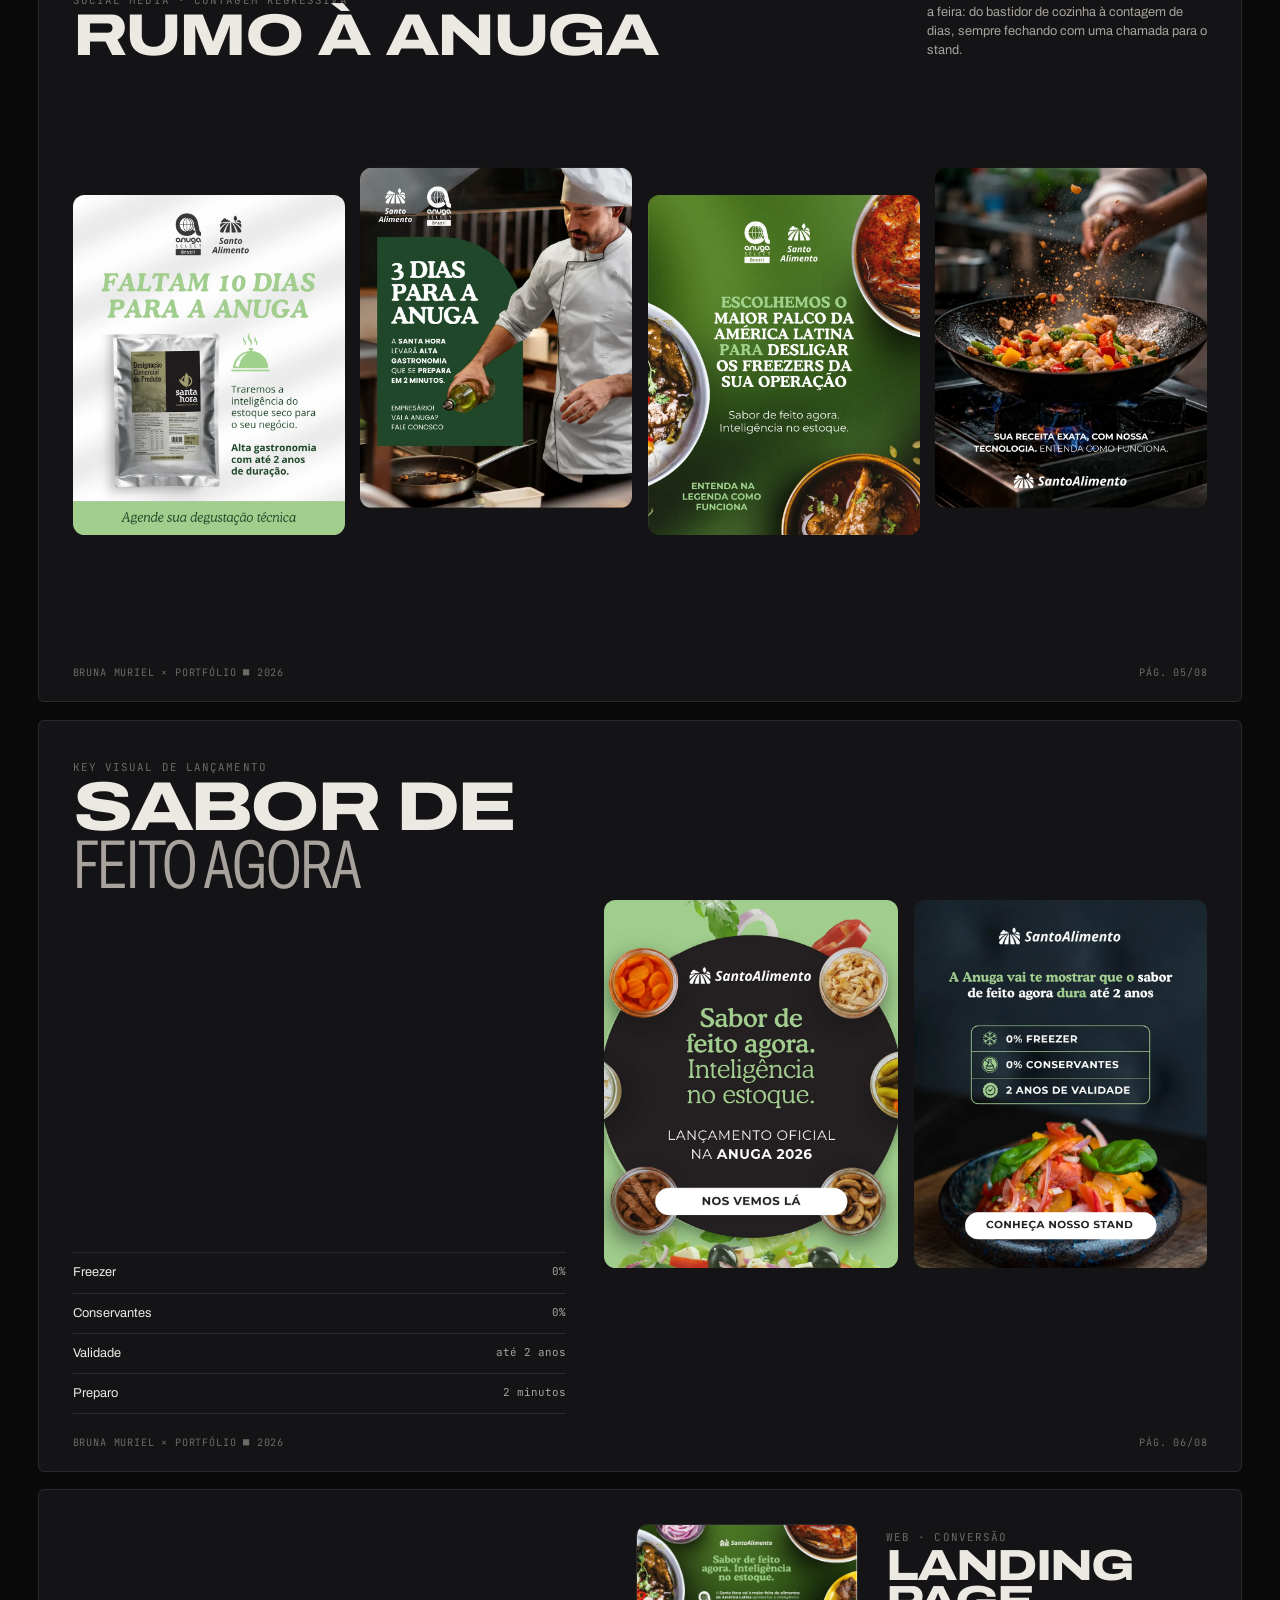
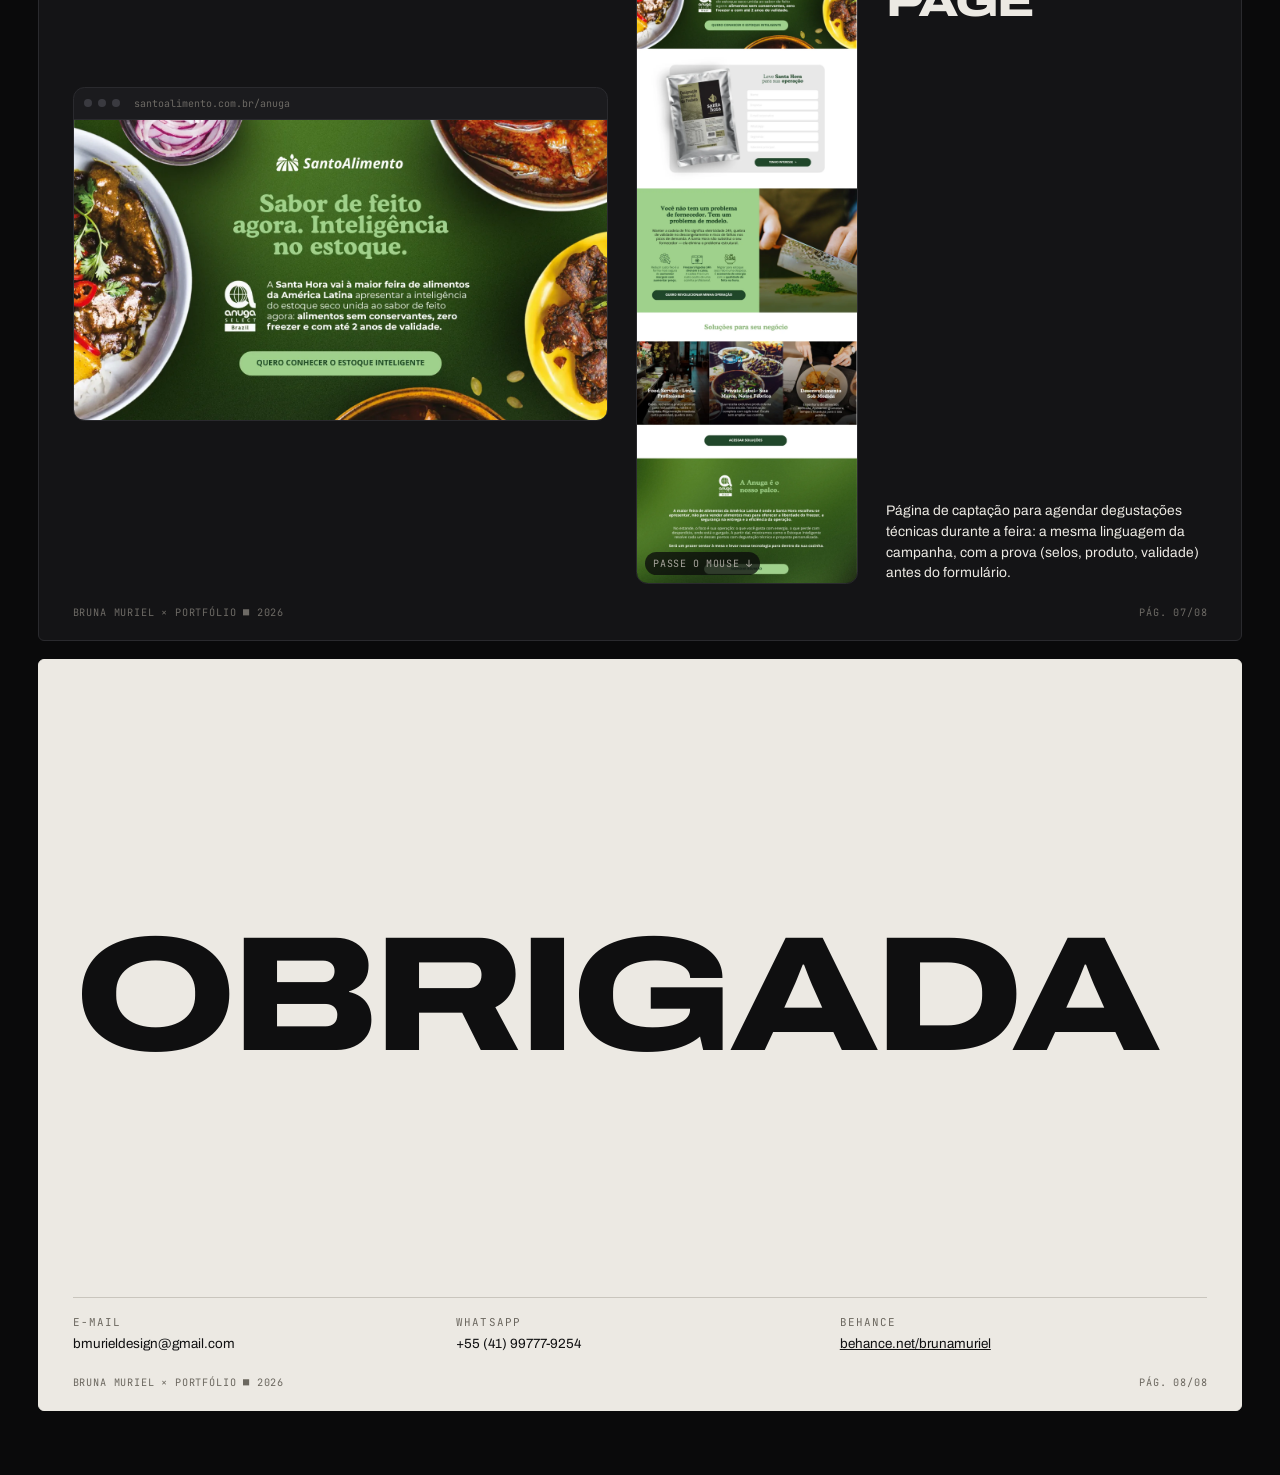
<file: santo-alimento.html>
<!doctype html>
<html lang="pt-BR">
<head>
<meta charset="utf-8">
<meta name="viewport" content="width=device-width, initial-scale=1, viewport-fit=cover">
<title>Santo Alimento — Bruna Muriel</title>
<meta name="description" content="Campanha de lançamento Santo Alimento × Santa Hora para a Anuga 2026: flyer, social media e landing page.">
<link rel="preconnect" href="https://fonts.googleapis.com">
<link rel="preconnect" href="https://fonts.gstatic.com" crossorigin>
<link rel="stylesheet" href="https://fonts.googleapis.com/css2?family=Archivo:ital,wdth,wght@0,62..125,300..900;1,62..125,300..900&family=JetBrains+Mono:wght@400;500&display=swap">
<style>
:root{
  color-scheme: dark;
  --ground:#0a0a0b;
  --slide:#141416;
  --slide-2:#1b1b1e;
  --ink:#ece9e3;
  --ink-soft:#a7a39c;
  --ink-mute:#6d6a65;
  --line:#2a2a2e;
  --paper:#ece9e3;
  --paper-ink:#0f0f10;
  --grain:.075;
  --display:"Archivo","Helvetica Neue",Arial,sans-serif;
  --mono:"JetBrains Mono",ui-monospace,Menlo,monospace;
  --gutter:clamp(16px,3vw,40px);
}
*{box-sizing:border-box}
html{scroll-behavior:smooth}
body{margin:0;background:var(--ground);color:var(--ink);font-family:var(--display);font-size:16px;line-height:1.5;-webkit-font-smoothing:antialiased;overflow-x:hidden}
a{color:inherit}
:focus-visible{outline:1px solid var(--ink);outline-offset:4px}
img{max-width:100%;height:auto;display:block}

.bar{position:sticky;top:env(safe-area-inset-top,0px);z-index:40;display:flex;justify-content:space-between;align-items:center;gap:16px;
  padding:14px var(--gutter);font-family:var(--mono);font-size:12px;letter-spacing:.04em;text-transform:uppercase;
  background:linear-gradient(var(--ground) 55%,transparent)}
.bar a{text-decoration:none;color:var(--ink-soft)} .bar a:hover{color:var(--ink)}
.bar nav{display:flex;gap:18px;align-items:center}
.lang{font:inherit;text-transform:uppercase;letter-spacing:.06em;background:none;border:1px solid var(--line);color:var(--ink);border-radius:999px;padding:5px 4px;cursor:pointer;display:flex;gap:2px}
.lang span{padding:2px 8px;border-radius:999px;color:var(--ink-mute);transition:all .25s}
.lang span.on{background:var(--ink);color:var(--ground)}

.deck{display:flex;flex-direction:column;gap:clamp(10px,1.4vw,18px);padding:8px var(--gutter) 64px;max-width:1480px;margin-inline:auto}

/* slide */
.slide{position:relative;background:var(--slide);border:1px solid var(--line);border-radius:6px;overflow:hidden;
  aspect-ratio:16/10;max-width:100%;display:grid;padding:clamp(18px,2.6vw,40px);padding-bottom:clamp(40px,4.4vw,64px)}
.foot{position:absolute;left:clamp(18px,2.6vw,40px);right:clamp(18px,2.6vw,40px);bottom:clamp(14px,1.6vw,22px);
  display:flex;justify-content:space-between;gap:12px;font-family:var(--mono);font-size:clamp(9px,.8vw,11px);letter-spacing:.08em;text-transform:uppercase;color:var(--ink-mute)}
.label{font-family:var(--mono);font-size:clamp(10px,.85vw,12px);letter-spacing:.1em;text-transform:uppercase;color:var(--ink-mute)}
.mega{margin:0;font-weight:800;font-variation-settings:"wdth" 125;text-transform:uppercase;letter-spacing:-.045em;line-height:.84}
.shot{border-radius:clamp(6px,.9vw,14px);overflow:hidden;background:var(--slide-2)}
.shot img{width:100%;height:100%;object-fit:cover}

/* 01 cover */
.s-cover{background:var(--paper);color:var(--paper-ink);border-color:var(--paper);grid-template-rows:auto 1fr auto;align-content:space-between}
.s-cover .top{display:flex;justify-content:space-between;gap:16px;font-family:var(--mono);font-size:clamp(10px,.9vw,13px);letter-spacing:.08em;text-transform:uppercase}
.s-cover .mark{align-self:center;justify-self:center;font-weight:300;font-variation-settings:"wdth" 62;font-size:clamp(60px,11vw,170px);line-height:1}
.s-cover .mega{font-size:clamp(34px,calc((100vw - 72px) / 7.6),180px);align-self:end}
.s-cover .foot{color:#6b675f}
.s-cover .mega .soft{font-weight:300;font-variation-settings:"wdth" 62;letter-spacing:-.02em}

/* 02 divider */
.s-div{align-content:end}
.s-div .mega{font-size:clamp(46px,10vw,150px)}
.s-div .mega span{display:block}
.s-div .mega .soft{font-weight:300;font-variation-settings:"wdth" 62;color:var(--ink-soft);letter-spacing:-.02em}
.s-div .count{position:absolute;top:clamp(18px,2.6vw,40px);right:clamp(18px,2.6vw,40px)}

/* 03 intro */
.s-intro{grid-template-columns:minmax(0,1fr) minmax(0,1.05fr);gap:clamp(18px,3vw,48px)}
.s-intro .left{display:flex;flex-direction:column;justify-content:space-between;gap:20px;min-width:0}
.s-intro .mega{font-size:clamp(40px,6.6vw,104px)}
.specs{display:grid;grid-template-columns:repeat(3,minmax(0,1fr));gap:12px 20px}
.specs b{display:block;font-weight:700;font-size:clamp(11px,.95vw,14px);text-transform:uppercase;letter-spacing:.02em;margin-bottom:6px}
.specs span{display:block;font-size:clamp(11px,.95vw,14px);color:var(--ink-soft);line-height:1.4}
.rule{border:0;border-top:1px solid var(--line);margin:0}
.copy{margin:0;font-size:clamp(12px,1.08vw,16px);line-height:1.5;max-width:52ch;color:var(--ink)}
.copy em{color:var(--ink-soft)}
.s-intro .shot{height:100%;min-height:0}
.s-intro .shot img{object-position:50% 30%}

/* 04 flyer */
.s-flyer{background:#0f1a0d url("sa-fundo.webp") center/cover;grid-template-columns:minmax(0,1fr) auto auto;align-items:center;gap:clamp(14px,2.4vw,36px)}
.s-flyer .txt{align-self:start;display:flex;flex-direction:column;gap:14px;max-width:30ch}
.s-flyer .txt .mega{font-size:clamp(28px,4vw,62px)}
.s-flyer .txt p{margin:0;font-size:clamp(12px,1.05vw,15px);color:#d6e2cf}
.s-flyer .label,.s-flyer .foot{color:#a9bba1}
.a5{height:min(100%,calc((100vw - 2 * var(--gutter)) * .44));aspect-ratio:1000/1418;box-shadow:0 30px 60px -20px rgba(0,0,0,.65),0 2px 0 rgba(255,255,255,.06) inset;border-radius:4px;overflow:hidden}
.a5 img{width:100%;height:100%;object-fit:cover}
.a5.back{transform:translateY(6%) rotate(2deg)}
.a5.front{transform:rotate(-2deg)}

/* 05 feed row */
.s-feed{grid-template-rows:auto 1fr;gap:clamp(14px,2vw,28px)}
.s-feed .head{display:flex;justify-content:space-between;align-items:end;gap:20px;flex-wrap:wrap}
.s-feed .mega{font-size:clamp(30px,4.6vw,72px)}
.s-feed .head p{margin:0;max-width:40ch;font-size:clamp(12px,1vw,15px);color:var(--ink-soft)}
.row4{display:grid;grid-template-columns:repeat(4,minmax(0,1fr));gap:clamp(8px,1.2vw,18px);align-items:center;min-height:0}
.row4 .shot{aspect-ratio:4/5}
.row4 .shot:nth-child(even){transform:translateY(-8%)}

/* 06 launch */
.s-launch{grid-template-columns:minmax(0,.9fr) minmax(0,1.1fr);gap:clamp(18px,3vw,48px)}
.s-launch .left{display:flex;flex-direction:column;justify-content:space-between;gap:20px}
.s-launch .mega{font-size:clamp(34px,5.4vw,86px)}
.s-launch .mega .soft{font-weight:300;font-variation-settings:"wdth" 62;color:var(--ink-soft);letter-spacing:-.02em}
.pair{display:grid;grid-template-columns:1fr 1fr;gap:clamp(8px,1.2vw,18px);align-items:center;min-height:0}
.pair .shot{aspect-ratio:4/5}
.facts{display:flex;flex-direction:column;border-top:1px solid var(--line)}
.facts div{display:flex;justify-content:space-between;gap:12px;padding:10px 0;border-bottom:1px solid var(--line);font-size:clamp(12px,1vw,15px)}
.facts div span:last-child{font-family:var(--mono);font-size:.85em;color:var(--ink-soft);text-align:right}

/* 07 landing page */
.s-lp{grid-template-columns:minmax(0,1.5fr) minmax(0,.62fr) minmax(0,.9fr);gap:clamp(14px,2.2vw,32px);align-items:stretch}
.browser{border:1px solid var(--line);border-radius:clamp(6px,.9vw,12px);overflow:hidden;background:var(--slide-2);display:flex;flex-direction:column;align-self:center}
.browser img{width:100%;height:auto;aspect-ratio:1366/768;object-fit:cover}
.browser .chrome{display:flex;align-items:center;gap:6px;padding:8px 10px;border-bottom:1px solid var(--line)}
.browser .chrome i{width:8px;height:8px;border-radius:50%;background:#3a3a40;display:block}
.browser .chrome span{margin-left:8px;font-family:var(--mono);font-size:10px;color:var(--ink-mute);overflow:hidden;white-space:nowrap;text-overflow:ellipsis}
.scroller{position:relative;overflow:hidden;border-radius:clamp(6px,.9vw,12px);border:1px solid var(--line);min-height:0}
.scroller img{width:100%;height:auto;transform:translateY(0);transition:transform 9s cubic-bezier(.45,.05,.4,1)}
.scroller:hover img,.scroller:focus-within img{transform:translateY(calc(-100% + var(--h,300px)))}
.scroller .hint{position:absolute;left:8px;bottom:8px;background:rgba(10,10,11,.75);padding:4px 8px;border-radius:999px;font-family:var(--mono);font-size:10px;letter-spacing:.06em;text-transform:uppercase;color:var(--ink-soft)}
.s-lp .right{display:flex;flex-direction:column;justify-content:space-between;gap:18px}
.s-lp .mega{font-size:clamp(26px,3.4vw,52px)}

/* 08 end */
.s-end{background:var(--paper);color:var(--paper-ink);border-color:var(--paper);align-content:space-between;grid-template-rows:1fr auto}
.s-end .mega{font-size:clamp(34px,calc((100vw - 72px) / 7.4),180px);align-self:center}
.s-end .contacts{display:grid;grid-template-columns:repeat(3,minmax(0,1fr));gap:16px;border-top:1px solid #c9c5bd;padding-top:16px;font-size:clamp(12px,1.05vw,16px)}
.s-end .contacts .label{color:#6b675f;display:block;margin-bottom:4px}
.s-end .foot{color:#6b675f}

.rise{animation:rise .9s cubic-bezier(.2,.7,.1,1) both}
@keyframes rise{from{transform:translateY(14px);opacity:.001}to{transform:none;opacity:1}}

/* tablet / phone: slides become natural-height panels */
@media (max-width:860px){
  .slide{aspect-ratio:auto;padding-bottom:56px}
  .s-cover{min-height:min(120vw,560px)}
  .s-div{min-height:60vw}
  .s-intro,.s-launch,.s-lp{grid-template-columns:1fr}
  .s-intro .shot{aspect-ratio:4/5;height:auto}
  .s-flyer{grid-template-columns:1fr 1fr}
  .s-flyer .txt{grid-column:1 / -1;max-width:none}
  .a5{height:auto;width:100%}
  .row4{grid-template-columns:1fr 1fr}
  .row4 .shot:nth-child(even){transform:none}
  .scroller{height:420px}
  .s-end{min-height:min(110vw,520px)}
  .s-end .contacts{grid-template-columns:1fr}
  .specs{grid-template-columns:1fr 1fr}
}
@media (prefers-reduced-motion:reduce){
  .rise{animation:none}
  .scroller img{transition:none}
  html{scroll-behavior:auto}
}
</style>
</head>
<body>

<header class="bar">
  <a href="index.html" data-i18n="nav.back">← Início</a>
  <nav>
    <a href="index.html#trabalhos" data-i18n="nav.work">Trab.</a>
    <button class="lang" id="lang" type="button" aria-label="Mudar idioma / Change language"><span data-l="pt" class="on">PT</span><span data-l="en">EN</span></button>
  </nav>
</header>

<main class="deck">

  <!-- 01 -->
  <section class="slide s-cover" aria-label="Capa">
    <div class="top"><span>Bruna Muriel</span><span data-i18n="cover.role">Designer Gráfica · Curitiba</span><span data-i18n="cover.ed">Edição 2026</span></div>
    <div class="mark" aria-hidden="true">©</div>
    <h1 class="mega rise">Portf<span class="soft">ó</span>lio</h1>
    <div class="foot"><span>Bruna Muriel × <span data-i18n="foot.pf">Portfólio</span> ■ 2026</span><span><span data-i18n="foot.pg">Pág.</span> 01/08</span></div>
  </section>

  <!-- 02 -->
  <section class="slide s-div" aria-label="Seção">
    <span class="label count" data-i18n="div.count">01 projeto em destaque</span>
    <h2 class="mega"><span data-i18n="div.a">Design para</span><span class="soft" data-i18n="div.b">performance</span></h2>
    <div class="foot"><span>Bruna Muriel × <span data-i18n="foot.pf">Portfólio</span> ■ 2026</span><span><span data-i18n="foot.pg">Pág.</span> 02/08</span></div>
  </section>

  <!-- 03 -->
  <section class="slide s-intro" aria-label="Santo Alimento">
    <div class="left">
      <h2 class="mega">Santo<br>Alimento</h2>
      <div class="specs">
        <div><b data-i18n="sp.svc">Serviços</b><span data-i18n-html="sp.svc.v">Campanha de lançamento<br>Social media<br>Flyer A5<br>Landing page</span></div>
        <div><b data-i18n="sp.seg">Segmento</b><span data-i18n-html="sp.seg.v">Indústria de alimentos<br>Food service</span></div>
        <div><b data-i18n="sp.year">Ano</b><span>2026</span></div>
      </div>
      <hr class="rule">
      <p class="copy" data-i18n-html="intro.copy">A Santo Alimento é uma indústria que usa tecnologia de esterilização para entregar pratos prontos sem conservantes, sem freezer e com até 2 anos de validade. Para o lançamento da linha Santa Hora na <b>Anuga Select Brasil 2026</b>, criei uma campanha que traduz essa promessa em uma frase só: <em>sabor de feito agora, inteligência no estoque.</em> O verde profundo e a comida em movimento dão apetite; os selos claros respondem às objeções do comprador.</p>
    </div>
    <div class="shot"><img src="sa-feed-01.webp" alt="Post de feed Santo Alimento: Sabor de feito agora. Inteligência no estoque." width="1080" height="1350"></div>
    <div class="foot"><span>Bruna Muriel × <span data-i18n="foot.pf">Portfólio</span> ■ 2026</span><span><span data-i18n="foot.pg">Pág.</span> 03/08</span></div>
  </section>

  <!-- 04 -->
  <section class="slide s-flyer" aria-label="Flyer A5">
    <div class="txt">
      <span class="label" data-i18n="fl.label">Impresso · A5 frente e verso</span>
      <h3 class="mega" data-i18n="fl.title">Flyer de feira</h3>
      <p data-i18n="fl.copy">A frente vende a promessa; o verso organiza as soluções (Food Service, Private Label, Sob Medida) e leva ao contato com QR code — feito para ser lido em segundos no corredor da feira.</p>
    </div>
    <div class="a5 front"><img src="sa-flyer-frente.webp" alt="Flyer A5 frente: Sabor de feito agora. Inteligência no estoque." width="1000" height="1418"></div>
    <div class="a5 back"><img src="sa-flyer-verso.webp" alt="Flyer A5 verso: Soluções para a sua operação" width="1000" height="1418" loading="lazy"></div>
    <div class="foot"><span>Bruna Muriel × <span data-i18n="foot.pf">Portfólio</span> ■ 2026</span><span><span data-i18n="foot.pg">Pág.</span> 04/08</span></div>
  </section>

  <!-- 05 -->
  <section class="slide s-feed" aria-label="Social media">
    <div class="head">
      <div><span class="label" data-i18n="fd.label">Social media · contagem regressiva</span><h3 class="mega" data-i18n="fd.title">Rumo à Anuga</h3></div>
      <p data-i18n="fd.copy">Sequência de posts que constrói expectativa até a feira: do bastidor de cozinha à contagem de dias, sempre fechando com uma chamada para o stand.</p>
    </div>
    <div class="row4">
      <div class="shot"><img src="sa-feed-10dias.webp" alt="Post: Faltam 10 dias para a Anuga" width="900" height="1125" loading="lazy"></div>
      <div class="shot"><img src="sa-feed-3dias.webp" alt="Post: 3 dias para a Anuga" width="900" height="1125" loading="lazy"></div>
      <div class="shot"><img src="sa-feed-palco.webp" alt="Post: Escolhemos o maior palco da América Latina" width="900" height="1125" loading="lazy"></div>
      <div class="shot"><img src="sa-feed-miseenplace.webp" alt="Post: sua receita exata com nossa tecnologia" width="900" height="1125" loading="lazy"></div>
    </div>
    <div class="foot"><span>Bruna Muriel × <span data-i18n="foot.pf">Portfólio</span> ■ 2026</span><span><span data-i18n="foot.pg">Pág.</span> 05/08</span></div>
  </section>

  <!-- 06 -->
  <section class="slide s-launch" aria-label="Lançamento">
    <div class="left">
      <div>
        <span class="label" data-i18n="ln.label">Key visual de lançamento</span>
        <h3 class="mega"><span data-i18n="ln.a">Sabor de</span><br><span class="soft" data-i18n="ln.b">feito agora</span></h3>
      </div>
      <div class="facts">
        <div><span data-i18n="ln.f1">Freezer</span><span>0%</span></div>
        <div><span data-i18n="ln.f2">Conservantes</span><span>0%</span></div>
        <div><span data-i18n="ln.f3">Validade</span><span data-i18n="ln.f3v">até 2 anos</span></div>
        <div><span data-i18n="ln.f4">Preparo</span><span data-i18n="ln.f4v">2 minutos</span></div>
      </div>
    </div>
    <div class="pair">
      <div class="shot"><img src="sa-post-lancamento.webp" alt="Post: Lançamento oficial na Anuga 2026 — Nos vemos lá" width="900" height="1125" loading="lazy"></div>
      <div class="shot"><img src="sa-post-stand.webp" alt="Post: 0% freezer, 0% conservantes, 2 anos de validade — Conheça nosso stand" width="900" height="1125" loading="lazy"></div>
    </div>
    <div class="foot"><span>Bruna Muriel × <span data-i18n="foot.pf">Portfólio</span> ■ 2026</span><span><span data-i18n="foot.pg">Pág.</span> 06/08</span></div>
  </section>

  <!-- 07 -->
  <section class="slide s-lp" aria-label="Landing page">
    <div class="browser">
      <div class="chrome"><i></i><i></i><i></i><span>santoalimento.com.br/anuga</span></div>
      <img src="sa-lp-hero.webp" alt="Landing page Santa Hora — topo" width="1366" height="768" loading="lazy">
    </div>
    <div class="scroller" tabindex="0" id="scroller">
      <img src="sa-lp-completa.webp" alt="Landing page Santa Hora completa" width="1100" height="3516" loading="lazy">
      <span class="hint" data-i18n="lp.hint">Passe o mouse ↓</span>
    </div>
    <div class="right">
      <div><span class="label" data-i18n="lp.label">Web · conversão</span><h3 class="mega" data-i18n="lp.title">Landing page</h3></div>
      <p class="copy" data-i18n="lp.copy">Página de captação para agendar degustações técnicas durante a feira: a mesma linguagem da campanha, com a prova (selos, produto, validade) antes do formulário.</p>
    </div>
    <div class="foot"><span>Bruna Muriel × <span data-i18n="foot.pf">Portfólio</span> ■ 2026</span><span><span data-i18n="foot.pg">Pág.</span> 07/08</span></div>
  </section>

  <!-- 08 -->
  <section class="slide s-end" aria-label="Contato">
    <h2 class="mega" data-i18n="end.title">Obrigada</h2>
    <div class="contacts">
      <div><span class="label">E-mail</span>bmurieldesign@gmail.com</div>
      <div><span class="label">WhatsApp</span>+55 (41) 99777-9254</div>
      <div><span class="label">Behance</span><a href="https://www.behance.net/brunamuriel" target="_blank" rel="noopener">behance.net/brunamuriel</a></div>
    </div>
    <div class="foot"><span>Bruna Muriel × <span data-i18n="foot.pf">Portfólio</span> ■ 2026</span><span><span data-i18n="foot.pg">Pág.</span> 08/08</span></div>
  </section>

</main>

<script>
(function(){
  var EN = {
    "nav.back":"← Home","nav.work":"Work.",
    "cover.role":"Graphic Designer · Curitiba","cover.ed":"2026 Edition",
    "foot.pf":"Portfolio","foot.pg":"Page",
    "div.count":"01 featured project","div.a":"Design for","div.b":"performance",
    "sp.svc":"Services","sp.svc.v":"Launch campaign<br>Social media<br>A5 flyer<br>Landing page",
    "sp.seg":"Industry","sp.seg.v":"Food manufacturing<br>Food service","sp.year":"Year",
    "intro.copy":"Santo Alimento is a food manufacturer that uses sterilization technology to deliver ready meals with no preservatives, no freezer and up to 2 years of shelf life. To launch the Santa Hora line at <b>Anuga Select Brasil 2026</b>, I built a campaign that turns that promise into a single line: <em>freshly-made flavor, smart inventory.</em> Deep green and food in motion bring the appetite; clear seals answer the buyer's objections.",
    "fl.label":"Print · A5 front and back","fl.title":"Trade show flyer",
    "fl.copy":"The front sells the promise; the back lays out the solutions (Food Service, Private Label, Custom) and leads to contact via QR code — built to be read in seconds on the show floor.",
    "fd.label":"Social media · countdown","fd.title":"Road to Anuga",
    "fd.copy":"A post sequence that builds anticipation up to the show: from kitchen behind-the-scenes to the day countdown, always closing with a call to visit the booth.",
    "ln.label":"Launch key visual","ln.a":"Freshly-made","ln.b":"flavor",
    "ln.f1":"Freezer","ln.f2":"Preservatives","ln.f3":"Shelf life","ln.f3v":"up to 2 years","ln.f4":"Prep time","ln.f4v":"2 minutes",
    "lp.hint":"Hover ↓","lp.label":"Web · conversion","lp.title":"Landing page",
    "lp.copy":"Lead page to book technical tastings during the show: the same campaign language, with proof (seals, product, shelf life) placed before the form.",
    "end.title":"Thank you"
  };
  var PT = {};
  document.querySelectorAll("[data-i18n]").forEach(function(el){ PT[el.dataset.i18n] = el.textContent; });
  document.querySelectorAll("[data-i18n-html]").forEach(function(el){ PT[el.dataset.i18nHtml] = el.innerHTML; });
  var lang = "pt";
  try { var s = localStorage.getItem("bm-lang"); if (s === "en" || s === "pt") lang = s; } catch(e){}
  function apply(){
    document.documentElement.lang = lang === "en" ? "en" : "pt-BR";
    document.querySelectorAll("[data-i18n]").forEach(function(el){ var k=el.dataset.i18n; el.textContent = (lang==="en"&&EN[k])||PT[k]; });
    document.querySelectorAll("[data-i18n-html]").forEach(function(el){ var k=el.dataset.i18nHtml; el.innerHTML = (lang==="en"&&EN[k])||PT[k]; });
    document.querySelectorAll("#lang span").forEach(function(s){ s.classList.toggle("on", s.dataset.l === lang); });
  }
  document.getElementById("lang").addEventListener("click", function(){
    lang = lang === "pt" ? "en" : "pt";
    try { localStorage.setItem("bm-lang", lang); } catch(e){}
    apply();
  });
  apply();

  // landing-page scroller: scroll distance = image height - window height
  var sc = document.getElementById("scroller");
  function setH(){ sc.style.setProperty("--h", sc.clientHeight + "px"); }
  setH(); window.addEventListener("resize", setH);

  // film grain
  var S=160,c=document.createElement("canvas");c.width=S;c.height=S;
  var ctx=c.getContext("2d"),img=ctx.createImageData(S,S),frames=[];
  for(var f=0;f<4;f++){var d=img.data;for(var i=0;i<d.length;i+=4){var v=Math.random()*255|0;d[i]=d[i+1]=d[i+2]=v;d[i+3]=255;}ctx.putImageData(img,0,0);frames.push(c.toDataURL());}
  var layer=document.createElement("div");layer.setAttribute("aria-hidden","true");
  layer.style.cssText="position:fixed;inset:0;pointer-events:none;z-index:50;opacity:var(--grain);mix-blend-mode:screen;background-size:"+S+"px "+S+"px;background-image:url("+frames[0]+")";
  document.body.appendChild(layer);
  if(!(window.matchMedia&&matchMedia("(prefers-reduced-motion: reduce)").matches)){
    var k=0;setInterval(function(){k=(k+1)%frames.length;layer.style.backgroundImage="url("+frames[k]+")";layer.style.backgroundPosition=(Math.random()*S|0)+"px "+(Math.random()*S|0)+"px";},110);
  }
})();
</script>
</body>
</html>
</file>
